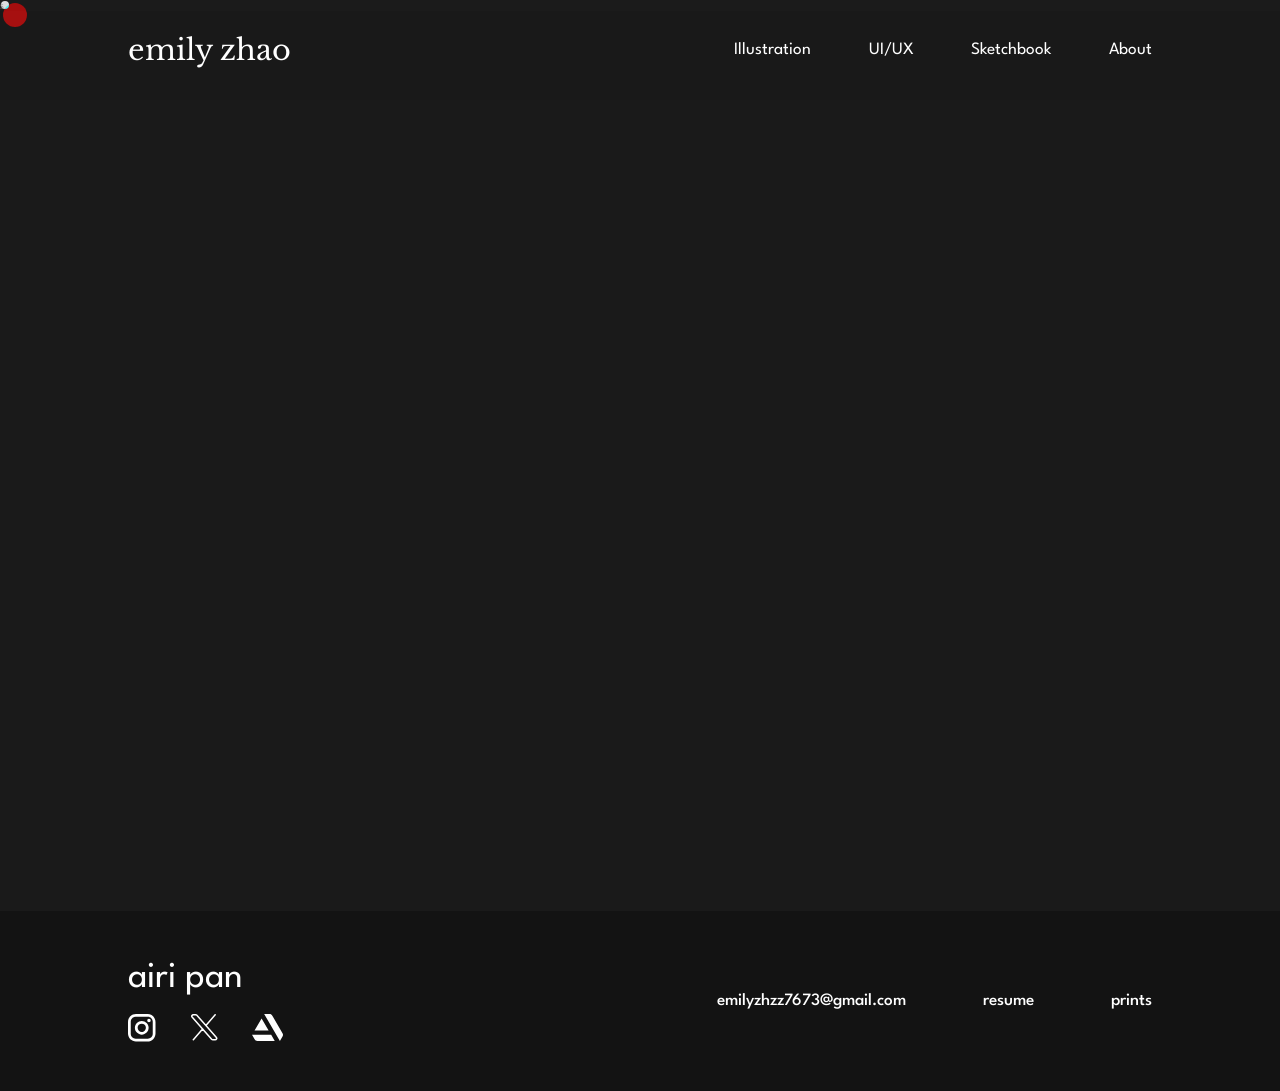
<file: creativedirection_index.html>
<!DOCTYPE html>
<html lang="en">
<head>
<meta charset="UTF-8">
<meta name="viewport" content="width=device-width, initial-scale=1.0">
    <meta property="og:type" content="website">
    <meta property="og:title" content="Emily Zhao — Portfolio">
    <meta property="og:description" content="Illustrator, UI/UX Designer, and Concept Artist">
    <meta property="og:image" content="illust-svg/beyo-1.png">
<title>Illustration Portfolio</title>
<link href="https://fonts.googleapis.com/css2?family=League+Spartan:wght@200;400;600&family=Libre+Baskerville:wght@100;400&display=swap" rel="stylesheet">
<link rel="stylesheet" href="styles.css">
</head>
<body>

 <head>
        <link href="https://fonts.googleapis.com/css?family=Inter&display=swap" rel="stylesheet" />
        <link rel="preconnect" href="https://fonts.googleapis.com">
        <link rel="preconnect" href="https://fonts.gstatic.com" crossorigin>
        <link href="https://fonts.googleapis.com/css2?family=Libre+Baskerville:ital,wght@0,400..700;1,400..700&display=swap" rel="stylesheet">
        <link href="https://fonts.googleapis.com/css?family=League+Spartan&display=swap" rel="stylesheet" />
        <link href="https://fonts.googleapis.com/css2?family=Caveat:wght@400..700&display=swap" rel="stylesheet">
        <link href="styles.css" rel="stylesheet" />

        
    <title>Airi Pan</title>

   
    <link rel="stylesheet" href="home_styles.css">


    <link rel="icon" href="svgs/favicon.svg" type="image/svg+xml">
    <script src="https://cdnjs.cloudflare.com/ajax/libs/gsap/3.12.5/gsap.min.js"></script>
    </head>

    <body>

    <div class="cursor">
        <div class="cursor__ball cursor__ball--big">
            <svg height="30" width="30"><circle cx="15" cy="15" r="12" stroke-width="0"></circle></svg>
        </div>
        <div class="cursor__ball cursor__ball--small">
            <svg height="10" width="10"><circle cx="5" cy="5" r="4" stroke-width="0"></circle></svg>
        </div>
    </div>


        <header class="header">

            <a href="index.html" class="logo">
                emily zhao
            </a>

            <i class="bx bx-menu" id="menu-icon"></i>

            <nav>
                
                <ul class="navbar">
                    
                    <!-- <li>
                    <a>Concept</a>
                    <ul class="dropdown-menu">
                        <li><a href="">For Demacia (2026)</a></li>
                        <li><a href="baiyu_index.html">BaiYuPan</a></li>
                        <li><a href="">Hoppers (2026)</a></li>
                        <li><a href="">Manor Grey</a></li>
                        <li><a href="">Ambrosia</a></li>
                        <li><a href="">Monkey King (2023)</a></li>
                        <li><a href="">Back4Blood (2021)</a></li>
                        <li><a href="">Alola Theme Park</a></li>
                    </ul>
                    </li> -->
                    <li><a href="illustration_index.html">Illustration</a></li>
                    <li>
                    <a href="index.html#uiux">UI/UX</a>
                    <ul class="dropdown-menu">
                        <li><a href="apex_uiux.html">APEX UI Redesign</a>
                        </li>
                        <li><a href="steam_uiux.html">Steam Mobile Redesign</a></li>
                    </ul>
                    </li>
                    <li><a href="sketchbook_index.html">Sketchbook</a>
                    </li>
                    <li><a href="aboutme_index.html">About</a>
                    </li>

                </ul>
            </nav>

        </header>s
        <section>
            
        </section>

<div class="footer">
                <div class="footer-left">
                    
                    <a href="index.html" class="text">
                        airi pan
                    </a>
                    <div class="icon_links">
                        <div class="insta">
                            <a href="https://www.instagram.com/cheese_nuz/">
                                <img src = "svgs/instagram.svg" alt="instagram logo"/>
                            </a>
                        </div>
                        <div class="twitter">
                            <a href="#">
                                <img src = "svgs/twitter.svg" alt="twitter logo"/>
                            </a>
                        </div>
                        <div class="artstation">
                            <a href="https://www.artstation.com/issni">
                                <img src = "svgs/artstation.svg" alt="artstation logo"/>
                            </a>
                        </div>
                    </div>
                </div>   
                    
            <nav class="contact">
                <a href="mailto:emilyzhzz7673@gmail.com">emilyzhzz7673@gmail.com</a>
                <a href="svgs/Resume.pdf" target="_blank">resume</a>
                <a href="#prints">prints</a>
            </nav>
        

        </div>
        <script src="home_script.js"></script>
    </body>
</html>
</file>
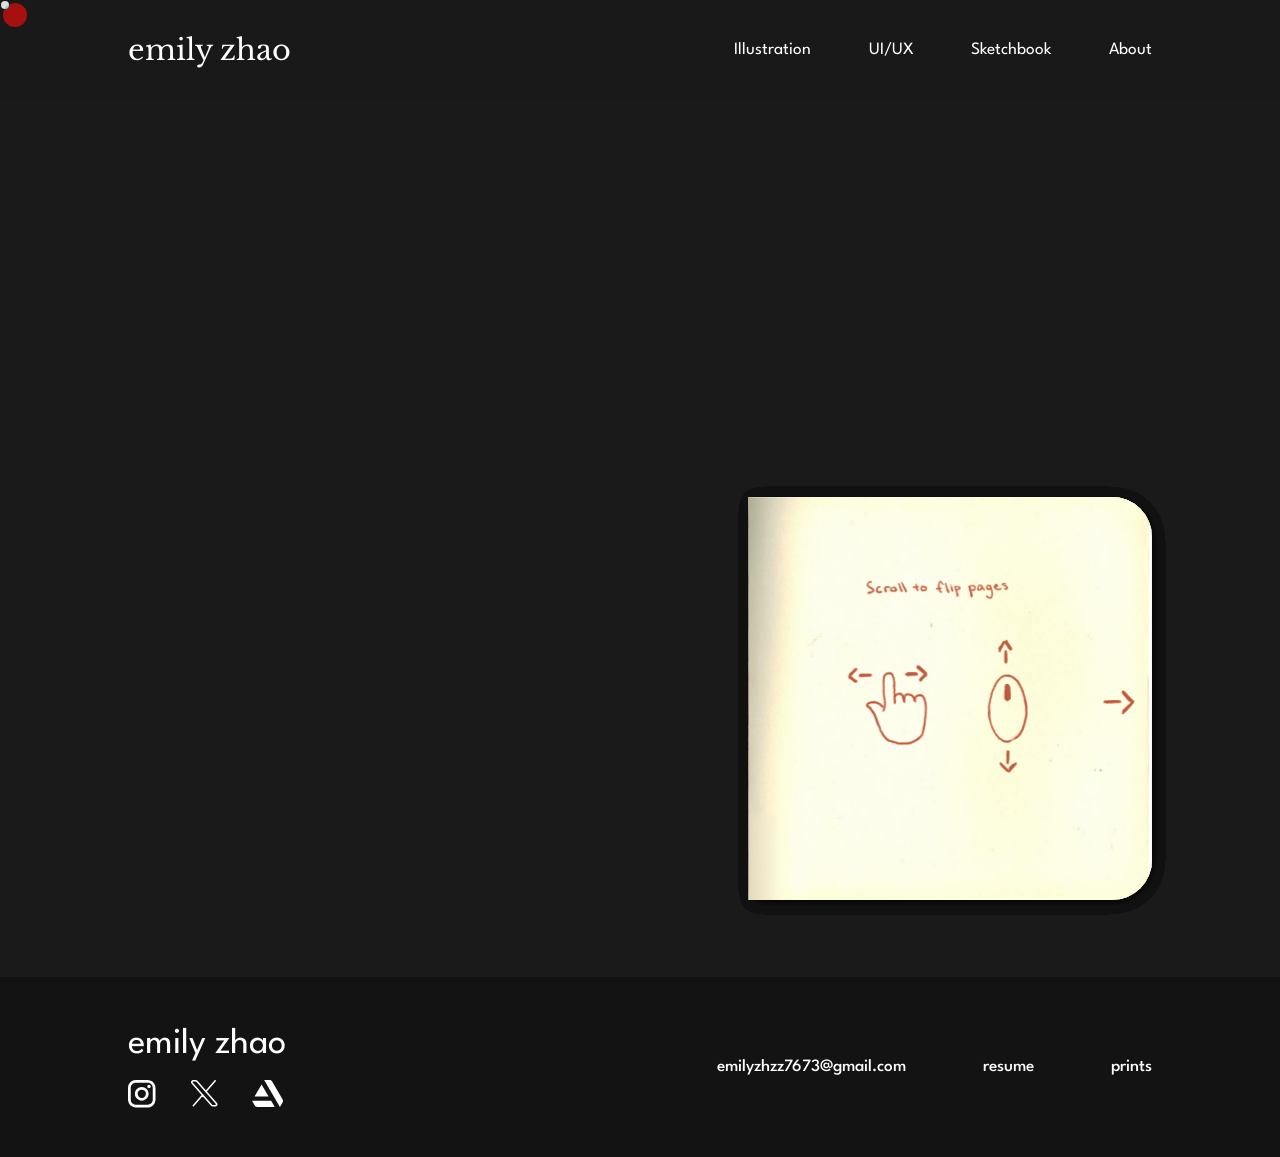
<file: sketchbook_index.html>
<!DOCTYPE html>

<html lang="en">
<head>
  
    <meta charset="UTF-8">
    <meta name="viewport" content="width=device-width, initial-scale=1.0">
    <meta property="og:type" content="website">
    <meta property="og:title" content="Emily Zhao — Portfolio">
    <meta property="og:description" content="Illustrator, UI/UX Designer, and Concept Artist">
    <meta property="og:image" content="illust-svg/beyo-1.png">
    <meta name="description" content="">

<html>
    <head>
        <link href="https://fonts.googleapis.com/css?family=Inter&display=swap" rel="stylesheet" />
        <link rel="preconnect" href="https://fonts.googleapis.com">
        <link rel="preconnect" href="https://fonts.gstatic.com" crossorigin>
        <link href="https://fonts.googleapis.com/css2?family=Libre+Baskerville:ital,wght@0,400..700;1,400..700&display=swap" rel="stylesheet">
        <link href="https://fonts.googleapis.com/css?family=League+Spartan&display=swap" rel="stylesheet" />
        <link href="https://fonts.googleapis.com/css2?family=Caveat:wght@400..700&display=swap" rel="stylesheet">
        <link href="styles.css" rel="stylesheet" />

        
    <title>Sketchbook — Emily Zhao</title>

   
    <link rel="stylesheet" href="sketchbook_styles.css">

    
    <link rel="icon" href="svgs/favicon.svg" type="image/svg+xml">
    <script src="https://cdnjs.cloudflare.com/ajax/libs/gsap/3.12.5/gsap.min.js"></script>
    </head>

    <body>

    <div class="cursor">
        <div class="cursor__ball cursor__ball--big">
            <svg height="30" width="30"><circle cx="15" cy="15" r="12" stroke-width="0"></circle></svg>
        </div>
        <div class="cursor__ball cursor__ball--small">
            <svg height="10" width="10"><circle cx="5" cy="5" r="4" stroke-width="0"></circle></svg>
        </div>
    </div>


        <header class="header">

            <a href="index.html" class="logo">
                emily zhao
            </a>

            <i class="bx bx-menu" id="menu-icon"></i>

            <nav>
                
                <ul class="navbar">
                    
                    <!-- <li>
                    <a>Concept</a>
                    <ul class="dropdown-menu">
                        <li><a href="">For Demacia (2026)</a></li>
                        <li><a href="baiyu_index.html">BaiYuPan</a></li>
                        <li><a href="">Hoppers (2026)</a></li>
                        <li><a href="">Manor Grey</a></li>
                        <li><a href="">Ambrosia</a></li>
                        <li><a href="">Monkey King (2023)</a></li>
                        <li><a href="">Back4Blood (2021)</a></li>
                        <li><a href="">Alola Theme Park</a></li>
                    </ul>
                    </li> -->
                    <li><a href="illustration_index.html">Illustration</a></li>
                    <li>
                    <a href="index.html#uiux">UI/UX</a>
                    <ul class="dropdown-menu">
                        <li><a href="apex_uiux.html">APEX UI Redesign</a>
                        </li>
                        <li><a href="steam_uiux.html">Steam Mobile Redesign</a></li>
                    </ul>
                    </li>
                    <li><a href="sketchbook_index.html">Sketchbook</a>
                    </li>
                    <li><a href="aboutme_index.html">About</a>
                    </li>

                </ul>
            </nav>

        </header>
<section class="notebook">
            <div class="book-wrapper">

                <img src="svgs/sketchbook_square.svg" class="base_img"/> 
                
                <div class="book-section">
                    <div class="container">
                        
                        
                        <div class="right">
                            <figure class="back" style="background-image: url('sketchbook/1\ left.svg');"></figure>
                            <figure class="front" style="background-image: url('sketchbook/info\ page\ .svg');">
                                
                            </figure>
                        </div>
                        
                        
                        <div class="right">
                            <figure class="back" style="background-image: url('sketchbook/2\ left.svg');"></figure>
                            <figure class="front" style="background-image: url('sketchbook/1\ right.svg');">
                                <!-- <img src="sketchbook/p1front.svg" class="page-image"/> /* put filter on this calsss*/ -->

                                <a href="demacia.html"
                                    class="page-link"
                                    style="top: 2%; left: 1%; right: 1%; width: 98%; height: 97%;">
                                </a>
                            </figure>
                            <p></p>
                    
                        </div>
                    
                    
                        <div class="right">
                            <figure class="back" style="background-image: url('sketchbook/3\ left.svg');"></figure>
                            <figure class="front" style="background-image: url('sketchbook/2\ right.svg');">
                                <!-- <img src="sketchbook/p2front.svg" class="page-image"/> /* put filter on this calsss*/ -->

                                <a href="baiyu_index.html"
                                    class="page-link"
                                    style="top: 2%; left: 1%; right: 1%; width: 98%; height: 97%;">
                                </a>
                            </figure>
                        </div>
                        
                        
                        <div class="right">
                            <figure class="back" style="background-image: url('sketchbook/4\ left.svg');"></figure>
                            <figure class="front" style="background-image: url('sketchbook/3\ right.svg');">
                                <!-- <img src="svgs/p3b.sv" class="page-image"/> /* put filter on this calsss*/ -->

                                <a href="hoopers.html"
                                    class="page-link"
                                    style="top: 2%; left: 1%; right: 1%; width: 98%; height: 97%;">
                                </a>
                            </figure>
                        </div>
                        <div class="right">
                            <figure class="back" style="background-image: url('sketchbook/5\ left.svg');"></figure>
                            <figure class="front" style="background-image: url('sketchbook/4\ right.svg');">
                                <!-- <img src="svgs/p3b.sv" class="page-image"/> /* put filter on this calsss*/ -->

                                <a href="hoopers.html"
                                    class="page-link"
                                    style="top: 2%; left: 1%; right: 1%; width: 98%; height: 97%;">
                                </a>
                            </figure>
                        </div>
                        <div class="right">
                            <figure class="back" style="background-image: url('sketchbook/6\ left.svg');"></figure>
                            <figure class="front" style="background-image: url('sketchbook/5\ right.svg');">
                                <!-- <img src="svgs/p3b.sv" class="page-image"/> /* put filter on this calsss*/ -->

                                <a href="hoopers.html"
                                    class="page-link"
                                    style="top: 2%; left: 1%; right: 1%; width: 98%; height: 97%;">
                                </a>
                            </figure>
                        </div>
                           <div class="right">
                            <figure class="back" style="background-image: url('sketchbook/7\ left.svg');"></figure>
                            <figure class="front" style="background-image: url('sketchbook/6\ right.svg');">
                                <!-- <img src="svgs/p3b.sv" class="page-image"/> /* put filter on this calsss*/ -->

                                <a href="hoopers.html"
                                    class="page-link"
                                    style="top: 2%; left: 1%; right: 1%; width: 98%; height: 97%;">
                                </a>
                            </figure>
                        </div>
                           <div class="right">
                            <figure class="back" style="background-image: url('sketchbook/8\ left.svg');"></figure>
                            <figure class="front" style="background-image: url('sketchbook/7\ right.svg');">
                                <!-- <img src="svgs/p3b.sv" class="page-image"/> /* put filter on this calsss*/ -->

                                <a href="hoopers.html"
                                    class="page-link"
                                    style="top: 2%; left: 1%; right: 1%; width: 98%; height: 97%;">
                                </a>
                            </figure>
                        </div>
                        <div class="right">
                            <figure class="back" style="background-image: url('');"></figure>
                            <figure class="front" style="background-image: url('sketchbook/8\ right.svg');">
                                <!-- <img src="svgs/p3b.sv" class="page-image"/> /* put filter on this calsss*/ -->

                                <a href="hoopers.html"
                                    class="page-link"
                                    style="top: 2%; left: 1%; right: 1%; width: 98%; height: 97%;">
                                </a>
                            </figure>
                        </div>
                 
                    </div>
                </div>
            </div>
        </section>
          <div class="footer">
                <div class="footer-left">
                    
                    <a href="index.html" class="text">
                        emily zhao
                    </a>
                    <div class="icon_links">
                        <div class="insta">
                            <a href="https://www.instagram.com/cheese_nuz/">
                                <img src = "svgs/instagram.svg" alt="instagram logo"/>
                            </a>
                        </div>
                        <div class="twitter">
                            <a href="#">
                                <img src = "svgs/twitter.svg" alt="twitter logo"/>
                            </a>
                        </div>
                        <div class="artstation">
                            <a href="https://www.artstation.com/issni">
                                <img src = "svgs/artstation.svg" alt="artstation logo"/>
                            </a>
                        </div>
                    </div>
                </div>   
                    
            <nav class="contact">
                <a href="mailto:emilyzhzz7673@gmail.com">emilyzhzz7673@gmail.com</a>
                <a href="svgs/Resume.pdf" target="_blank">resume</a>
                <a href="#prints">prints</a>
            </nav>
        
        <script src="sketchbook_script.js"></script>
    </body>
</file>
<file: styles.css>
* {
  margin: 0;
  padding: 0;
  box-sizing: border-box;
  text-decoration: none;
  scroll-behavior: smooth;
}

body {
  color: #FFFFFF;
  background-color: #aa0a0a;
}

section {
  background-color: #1A1A1A;
  position: relative;
  z-index: 5;
}

html {
  font-size: 60%;
  overflow-x: hidden;
}

.header {
  display: flex;
  position: fixed;
  width: 100%;
  top: 0;
  left: 0;
  padding: 4rem 10%;
  /*background-color: #070707d5;*/
  justify-content: space-between;
  align-items: center;
  z-index: 1000;
  font-family: League Spartan;
  font-weight: Regular;
}

#menu-icon {
  font-size: 3rem;
  color: tomato;
  display: none;
}
.logo{
  font-size: 3rem;
  color: white;
  font-family: libre baskerville;
  transition: 0.3s ease-in-out;
}
.logo:hover {
  transform: scale(1.1);
}
.navbar a{
  font-size: 2rem;
  color: white;
  margin-left: 6rem;
}

section {
  min-height: 100vh;
  padding: 4rem 10%;
}

.home {
  display: flex;
  position: relative;
  gap: 15rem;
  background-image: url(svgs/home_bg.svg);
  background-attachment: fixed;
  background-repeat: no-repeat;
  background-size: cover;
  z-index: 0;
}

.home-content {

  display: flex;
  flex-direction: column;
  justify-content: flex-start;
  text-align: left;
  padding-top: 37%;
  z-index: -1;
}

.home_bg {
  position: absolute;
  top: 0;
  left: 0;
  width: 100%;
  height: 100%;
  object-fit: cover;
  object-position: 40% center;
  z-index: -1;
}
h1 {
  font-size: 11rem;
  font-family: League Spartan;
  font-weight: 200;
  letter-spacing: .3rem;
}
h2{
  font-size: 7rem;
  font-family: libre baskerville;
  font-weight: 100;
  margin-top: 4rem;
  letter-spacing: .3rem;
}
.hello {
    position: relative;
    display: inline-block;
    z-index: 1;
}

.hello::before {
    content: "";
    position: absolute;
    
    /* size of rectangle */
    width: 130%;
    height: 70%;
    
    /* position offset (tweak these) */
    top: 30px;     /* moves it down */
    left: -20px;   /* moves it left */
    
    /* style */
    background-color: #BF2929; /* pick your color */
    z-index: -1;  /* puts it behind text */
}
.artist_statement {
  display: flex;
  justify-content: flex-start;
  align-items: flex-end;
  
}

.intro {
  position: fixed;
  padding-bottom: 10%;
  left: 15vw;   /* responsive to screen width */
  z-index: 0;
}
.statement_text {
  position: absolute;
  text-align: center;
  bottom: 0;
  left: 0;
  width: 100%;
  background-color: black;
  padding: 4rem 10%;
  font-size: 1.5rem;
  line-height: 1.6;
  z-index: 2;
  font-family: libre baskerville;

}
.demacia_cover {
  position: absolute;
  top: 0;
  left: 0;
  width: 100%;
  height: 100%;
  object-fit: cover;     /* fills while preserving ratio */
  border-radius: 10px;
  z-index: -1;   /* match page corners */
}
.right a {
  position: absolute;
  color: white !important;
  font-family: libre baskerville;
  font-size: 2rem;
  z-index: 2;
}
.break {
    position: relative;   /* makes section a reference for absolute positioning */
    height: auto;
}

.breaker_img {
    position: absolute;
    top: 0;
    left: 0;
    width: 100vw;         /* full viewport width */
    height: auto;         
    margin: 0;
    padding: 0;
}
.signup_container{
  display: flex;
  justify-content: center;
  align-items: center;
  min-height: 100vh;
  margin: 0;
}
.newsletter {
  display: flex;
  flex-direction: column;
  align-items: center;
  background-color: #FFFFFF;
  padding: 80px 0px;
  max-width: 1400px;
  width: 100%;
  
}
.ppp{
display: block;
 max-width: 100%;
 height: auto;
}
.newsletter h2{
  text-align: center;
  margin-bottom: 20px;
  font-family: League Spartan;
  color: #1A1A1A;
}
.newsletter h3 {
  text-align: center;
  margin-bottom: 20px;
  font-family: libre baskerville;
  color: #aa0a0a;
  font-style: italic;
  font-size: 1.4rem;
  font-weight: 200;
}

.footer {
  display: flex;
  justify-content: space-between;
  align-items: center;
  width: 100%;
  height: 200px;
  background: rgba(19,19,19,1);
  bottom: 0;
  left: 0;
  padding: 4rem 10%;
}

.left { /*im centeting this wrong colby...*/
  display: flex;
  flex-direction: column;
  align-self: center;
  margin-top: 2rem;
  gap: 2rem;
}

.text {
  color: rgb(255, 255, 255);
  font-family: League Spartan;
  font-weight: Regular;
  font-size: 5rem;
  opacity: 1;
}

.icon_links {
  display: flex;
  justify-content: space-between;
  width: 155px;
  height: 27px;
}

.contact a{  
font-size: 1.8rem;
color: white;
margin-left: 4rem;
font-weight: 500;
font-family: League Spartan;
}

@media (min-width: 2560px) /* 650 900 1250 */{
  html {
    font-size: 80%; 
  }

  .home-content {
    margin-left: 5%; 
  }
  /* minw 1000px*/
}

body {
    margin: 0;
    background-color: #202020;
}

* {
    box-sizing: border-box;
}

.book-section {
    height: 100vh;
    width: 100%;
    padding: 40px 0;
    text-align: center;
    background-color: #1A1A1A;
}

.book-section > .container {
    height: 55vw;
    width: 80vw; /* 80% of screen witdh */
    position: relative;
    left: 50%;
    transform: translateX(-50%);
    border-radius: 2%;
    margin-bottom: 30px;
    perspective: 1200px; 
    margin-top: 50vh;
}

.container > .right {
    position: absolute;
    height: 100%;
    width: 100%; 
    transition: 0.7s ease-in-out, z-index .01s;
    transform-style: preserve-3d;
    transform-origin: top; 
}

.right > figure.front,
.right > figure.back {
    background-color: #FFFFFF;
    position: absolute;
    width: 100%;
    height: 100%;
    backface-visibility: hidden;
    background-size: cover;
    background-position: center;
    border-radius: 10px;
    box-shadow: 0 2px 15px rgba(0,0,0,0.2);
}

.right > figure.front {
    z-index: 2;
    box-shadow: 0 10px 20px rgba(0,0,0,0.2);
}

.right > figure.back {
    transform: rotateX(-180deg); 
    box-shadow: 0 -10px 20px rgba(0,0,0,0.2);
}

.flip {
    transform: rotateX(180deg); 
}

.flip::before {
    content: "";
    position: absolute;
    top: 0;
    left: 0;
    width: 100%;
    height: 100%;
    z-index: 10;
    background: linear-gradient(to bottom, rgba(0,0,0,0.1), rgba(0,0,0,0));
}

.book-section > button {
    border: 2px solid #ef9f00;
    background-color: transparent;
    color: #ef9f00;
    padding: 10px 20px;
    border-radius: 5px;
    cursor: pointer;
    margin: 10px;
    transition: 0.3s ease-in-out;
}

.book-section > button:focus,
.book-section > button:active {
    outline: none;
}

.book-section > button:hover {
    background-color: #ef9f00;
    color: #fff;
}


.front#cover, .back#back-cover {
    font-family: calibri;
    text-align: left;
    padding: 0 30px;
}

.front#cover h1 {
    color: #725353;
}

.front#cover p {
    color: rgba(0,0,0,0.8);
    font-size: 14px;
}

.right > figure.front h1,
.right > figure.front p {
    color: black; 
    position: absolute;
    left: 20px;
    bottom: 20px;
    font-family: 'Libre Baskerville', serif;
}

.right > figure.front h1 {
    font-size: 2rem;
}

.right > figure.front p {
    font-size: 1.2rem;
    margin-top: 0.5rem;
}

/* reminder move the artist statement up  once past the book scroll*/
</file>
<file: home_styles.css>
* {
  margin: 0;
  padding: 0;
  box-sizing: border-box;
  text-decoration: none;
  scroll-behavior: smooth;
}

body {
  color: #FFFFFF;
  background-color: #aa0a0a;
}

section {
  background-color: #1A1A1A;
  position: relative;
}

html {
  font-size: 60%;
  overflow-x: hidden;
}

.header {
  display: flex;
  position: fixed;
  height: 100px;
  width: 100%;
  top: 0;
  left: 0;
  padding: 3.5rem 10%;
  /*background-color: #070707d5;*/
  justify-content: space-between;
  align-items: center;
  z-index: 1000;
  font-family: League Spartan;
  font-weight: Regular;
  background-color: #1a1a1aab;
}

#menu-icon {
  font-size: 3rem;
  color: tomato;
  display: none;
}
.logo{
  font-size: 3rem;
  color: rgb(255, 255, 255);
  font-family: libre baskerville;
  /* font-family: caveat; */
  transition: 0.3s ease-in-out;
}
.logo:hover{
  transform: scale(1.1);
}
.navbar {
  list-style: none;
  display: flex;
  padding: 0;
  gap: 6rem;
  justify-content: center;
}
nav {
height: 100%;
display: flex;
}
.navbar > li > a {
  display: flex;
  align-items: center;     /* vertical centering */
  justify-content: center; /* horizontal centering */
  color: white;
  font-size: 1.8rem;
  margin-left: 0;
  height: 100%;
  text-align: center;
}
.dropdown-menu li a {
  position: relative;
  overflow: hidden;
  z-index: 1;
  color: white;
  font-size: 1.8rem;
  margin-left: 0;
  height: 100%;
  display: block;
  width: 100%;
  text-align: right;
  font-size: 1.5rem;
}
.dropdown-menu li a::before {
  content: "";
  position: absolute;
  top: 0;
  right: 0;              
  width: 0%;             
  height: 100%;
  background: #a82a2ad3;
  z-index: -1;

  transition: width 0.3s ease;
}
.dropdown-menu li a:hover::before {
  width: 100%;           

}
.navbar li{
  position: relative;
  height: 100%;

}
.dropdown-menu li {
  padding: 0.5rem 1rem;
}

.dropdown-menu { /*verticaly center nav and dropdown */
  
  position: absolute;
  top: 100%;          /* directly under the li */
  right: -1rem;
  background: #2b2b2bd3;
  list-style: none;
  padding: 0;
  min-width: 220px;

  opacity: 0;
  left: auto;
  transform: translateY(-10px);
  transition: opacity 0.25s ease-out, transform 0.25s ease-out;
  pointer-events: none;
  


  transition: opacity 0.3s ease, transform 0.3s ease;
}
.navbar li:hover .dropdown-menu {
  opacity: 1;
  transform: translateY(0);
  pointer-events: auto;
}

.dropdown-menu li a{
  width: 100%;
  text-align: right;
  font-size: 1.5rem;
}

section {
  min-height: 100vh;
  padding: 4rem 10%;
}

.home {
  display: flex;
  position: relative;
  /* gap: 15rem; */
  background-image: url(svgs/magical_finished_bg.svg);
  background-attachment: fixed;
  background-repeat: no-repeat;
  background-size: 135%; 
  background-position: 30% center;
  z-index: 0;
}
s
.home-content {
  display: flex;
  flex-direction: column;
  justify-content: flex-start;
  text-align: left;
  padding-top: 37%;
  z-index: -1;
}

.home_bg {
  position: absolute;
  top: 0;
  left: 0;
  width: 100%;
  height: 100%;
  object-fit: cover;
  object-position: 40% center;
  z-index: -1;
}

h1 {
  font-size: 10rem;
  font-family: League Spartan;
  font-weight: 200;
  letter-spacing: .3rem;
}

h2{
  font-size: 5.5rem;
  font-family: libre baskerville;
  font-weight: 100;
  margin-top: 4rem;
  letter-spacing: .3rem;
}

.hello {
    position: relative;
    display: inline-block;
    z-index: 1;
}

.hello::before {
    content: "";
    position: absolute;
    width: 130%;
    height: 70%;
    top: 30px;
    left: -20px;
    background-color: #BF2929;
    z-index: -1;

    transform: scaleX(0);
    transform-origin: left center;
    animation: sweepIn 0.9s cubic-bezier(0.2, 0.9, 0.2, 1) forwards;
}

@keyframes sweepIn {
    from {
        transform: scaleX(0);
    }
    to {
        transform: scaleX(1);
    }
}

.artist_statement {
  display: flex;
  justify-content: flex-start;
  align-items: flex-end;
}

.intro {
  position: fixed;
  padding-bottom: 10%;
  left: 15vw;   
  z-index: 0;
}

.statement_text {
  position: absolute;
  text-align: center;
  bottom: 0;
  left: 0;
  width: 100%;
  background-color: black;
  padding: 4rem 10%;
  font-size: 1.5rem;
  line-height: 1.6;
  z-index: 2;
  font-family: libre baskerville;
}

.demacia_cover {
  position: absolute;
  top: 0;
  left: 0;
  width: 100%;
  height: 100%;
  object-fit: cover;    
  border-radius: 10px;
  z-index: -1;  
}

.right a {
  position: absolute;
  color: white !important;
  font-family: libre baskerville;
  font-size: 2rem;
}

.break {
    position: relative;   
    height: auto;
    padding: 0;
    min-height: unset;
}

.breaker_img {
    position: relative;
    display: block;
    width: 100vw;         
    height: auto;         
}

.signup_container{
  display: flex;
  justify-content: center;
  align-items: center;
   /* padding: 20rem 10% 10rem 10%;  */
  margin: 0;
}

.newsletter {
  display: flex;  
  flex-direction: column;
  align-items: center;
  /* background-color: #242424; */
  padding: 5% 7%;
  /* max-width: 1400px; */
  /* width: 100%; */
}

.signup_container form {
  display: flex;
  flex-direction: row;
  gap: 1rem;
  width: 100%;
  max-width: 850px;
}

.ppp{
 display: block;
 width: 40%; 
 max-width: 500px;
 height: auto;
 padding-bottom: 0rem;         
}

.newsletter h2{
  text-align: center;
  font-size: 3.5rem;
  letter-spacing: -10;
  font-weight: 600;
  margin-bottom: 2rem;
  font-family: League Spartan;
  color: #f7f4f4;
}

.newsletter h3 {
  text-align: center;
  margin-bottom: 4rem;
  font-family: libre baskerville;
  color: #e8b8b8;
  font-style: italic;
  font-size: 1.6rem;
  font-weight: 200;
}

.signup_container form {
  display: flex;
  flex-direction: row;
  gap: 1rem;
  width: 100%;
  max-width: 800px;
}

.input-icon {
  flex: 1;
  display: flex;
  align-items: center;
  position: relative;
}

.input-icon input {
  width: 100%;
  padding: 2.2rem;
  font-size: 1.5rem;
  border: 1px solid #A19494;
}

.signup_container button {
  position: relative;
  overflow: hidden;
  z-index: 1;
  padding: 1.5rem 3rem;
  font-size: 1.3rem;
  border: 1px solid #BF2929;
  background-color: white;
  color: #BF2929;
  cursor: pointer;
  font-family: Libre Baskerville;
  transition: color 0.3s ease;
}

.signup_container button::before {
  content: "";
  position: absolute;
  top: 0;
  right: 0;
  width: 0%;
  height: 100%;
  background: #BF2929;
  z-index: -1;
  transition: width 0.2s ease;
}

.signup_container button:hover::before {
  width: 100%;
}

.signup_container button:hover {
  color: white;
  border-color: #BF2929;
}

.footer {
  display: flex;
  justify-content: space-between;
  align-items: center;
  width: 100%;
  height: 180px;
  background: rgba(19,19,19,1);
  bottom: 0;
  left: 0;
  padding: 5rem 10%;
  margin-top: auto;
}

.footer-left {
  display: flex;
  flex-direction: column;
  align-self: center;
  /* margin-top: 2rem; */
  gap: 2rem;
}

.text {
  color: rgb(255, 255, 255);
  font-family: League Spartan;
  font-weight: Regular;
  font-size: 3.8rem;
  opacity: 1;
  z-index: 10;
}

.icon_links {
  display: flex;
  justify-content: space-between;
  width: 155px;
  height: 27px;
}
.contact {
  display: flex;
  align-items: center;
  gap: 4rem;
}
.contact a{  
font-size: 1.8rem;
color: white;
margin-left: 4rem;
font-weight: 500;
font-family: League Spartan;
}
.artstation {
  z-index: 10;
}
.page-link {
    position: absolute;
    display: block;
    z-index: 1000; /* above page image */
    cursor: pointer;
    /* background: rgba(255, 0, 0, 0.3);
    outline: 2px solid red;  */
}

/* ─────────────────────────────────────────────
   HOMEPAGE SECTIONS  (Illustration / UI-UX / Sketchbook)
   ───────────────────────────────────────────── */

/* Shared section heading */
.section-heading {
  display: flex;
  align-items: flex-end;
  justify-content: space-between;
  margin-bottom: 5rem;
  flex-wrap: wrap;
  gap: 2rem;
}

.section-tag {
  font-family: League Spartan;
  font-size: 1.2rem;
  letter-spacing: 0.35rem;
  text-transform: uppercase;
  color: #BF2929;
  display: block;
  margin-bottom: 1.2rem;
}

.section-title {
  font-size: 6rem;
  font-family: Libre Baskerville;
  font-weight: 400;
  letter-spacing: 0.1rem;
  color: white;
  margin: 0;
}

/* ── Illustration ── */
.section-illustration {
  background-color: #1A1A1A;
  padding: 8rem 10%;
}

.view-all-link {
  font-family: League Spartan;
  font-size: 1.8rem;
  color: white;
  border-bottom: 1px solid rgba(255,255,255,0.3);
  padding-bottom: 0.3rem;
  align-self: flex-end;
  margin-bottom: 0.8rem;
  transition: color 0.3s, border-color 0.3s;
}
.view-all-link:hover { color: #BF2929; border-color: #BF2929; }

/* 3-col editorial grid: hero spans 2 cols, four cards are identical */
.illust-grid {
  display: grid;
  grid-template-columns: repeat(3, 1fr);
  grid-template-rows: repeat(2, 33rem);
  gap: 1.2rem;
}

@media (min-width: 1920px) and (min-height: 1200px) {
  .section-illustration {
    min-height: 80vh;
  }
}

.illust-card {
  display: block;
  position: relative;
  overflow: hidden;
}

.illust-card img {
  width: 100%;
  height: 100%;
  object-fit: cover;
  filter: brightness(0.85);
  transition: transform 0.5s ease, filter 0.35s ease;
}

.illust-card:hover img {
  transform: scale(1.04);
  filter: brightness(1);
}

/* Hero occupies 2 of 3 columns in row 1 */
.illust-hero {
  grid-column: 1 / 3;
}

/* Shared overlay */
.illust-overlay {
  position: absolute;
  inset: 0;
  background: rgba(0,0,0,0.32);
  opacity: 0;
  transition: opacity 0.3s ease;
  display: flex;
  align-items: center;
  justify-content: center;
}

.illust-card:hover .illust-overlay { opacity: 1; }

.illust-overlay span {
  color: white;
  font-family: Libre Baskerville;
  font-size: 2.2rem;
  font-style: italic;
  letter-spacing: 0.2rem;
}

/* ── UI / UX ── */
.section-uiux {
  background-color: #111111;
  padding: 8rem 0 0;
  min-height: unset;
}

.section-uiux .section-heading {
  padding: 0 10% 5rem;
}

/* ─── Panel container ─── */
.uiux-panels {
  display: flex;
  width: 100%;
  height: 68vh;
  min-height: 480px;
}

/* ─── Individual panel ─── */
.uiux-panel {
  flex: 1;
  position: relative;
  overflow: hidden;
  cursor: pointer;
  border-right: 1px solid rgba(255,255,255,0.06);
}
.uiux-panel:last-child { border-right: none; }

/* ─── Background images ─── */
.uiux-panel-bg {
  position: absolute;
  inset: 0;
}

/* Both img tags and placeholder divs share this */
.uiux-img-base,
.uiux-img-hover {
  position: absolute;
  inset: 0;
  width: 100%;
  height: 100%;
  object-fit: cover;
}

/* Placeholder colours until real images are swapped in */
.uiux-img-base  { background: #1e1e1e; opacity: 1; transition: opacity 0.5s ease; }
.uiux-img-hover { background: #2a2a2a; opacity: 0; transition: opacity 0.5s ease; }

.uiux-panel:nth-child(2) .uiux-img-base,
.uiux-panel:nth-child(2) .uiux-img-hover {
  object-position: center top;
}
.uiux-panel:hover .uiux-img-hover { opacity: 1; }

/* For real <img> tags: also apply object-fit + transitions */
.uiux-panel-bg img {
  position: absolute;
  inset: 0;
  width: 100%;
  height: 100%;
  object-fit: cover;
  transition: opacity 0.5s ease;
}

/* Gradient so bottom label always reads on any image */
.uiux-panel::before {
  content: "";
  position: absolute;
  inset: 0;
  background: linear-gradient(
    to top,
    rgba(0,0,0,0.72) 0%,
    rgba(0,0,0,0.1)  45%,
    rgba(0,0,0,0)    100%
  );
  z-index: 1;
  pointer-events: none;
  transition: opacity 0.4s ease;
}
.uiux-panel:hover::before { opacity: 0.5; }

/* ─── Default label (bottom, fades out on hover) ─── */
.uiux-panel-label {
  position: absolute;
  bottom: 3.5rem;
  left: 3.5rem;
  z-index: 2;
  display: flex;
  flex-direction: column;
  gap: 0.5rem;
  transition: opacity 0.3s ease;
}
.uiux-panel:hover .uiux-panel-label { opacity: 0; }

.uiux-panel-num {
  font-family: Libre Baskerville;
  font-style: italic;
  font-size: 1.3rem;
  color: rgba(255,255,255,0.4);
}

.uiux-panel-short {
  font-family: League Spartan;
  font-size: 1.8rem;
  font-weight: 300;
  color: white;
  letter-spacing: 0.04rem;
}

/* ─── Info sidebar (slides in from the right on hover) ─── */
.uiux-panel-info {
  position: absolute;
  top: 0;
  right: 0;
  bottom: 0;
  width: 28rem;
  background: rgba(12,12,12,0.93);
  border-left: 1px solid rgba(255,255,255,0.07);
  transform: translateX(100%);
  transition: transform 0.45s cubic-bezier(0.4, 0, 0.2, 1);
  z-index: 3;
  padding: 5rem 4rem;
  display: flex;
  flex-direction: column;
  justify-content: center;
  gap: 2.2rem;
}
.uiux-panel:hover .uiux-panel-info { transform: translateX(0); }

.uiux-info-num {
  font-family: Libre Baskerville;
  font-style: italic;
  font-size: 5rem;
  font-weight: 400;
  line-height: 1;
  color: rgba(255,255,255,0.08);
}

.uiux-info-title {
  font-family: League Spartan;
  font-size: 2.8rem;
  font-weight: 300;
  color: white;
  line-height: 1.1;
  letter-spacing: 0.04rem;
}

.uiux-info-desc {
  font-family: Libre Baskerville;
  font-size: 1.45rem;
  font-style: italic;
  color: rgba(255,255,255,0.48);
  line-height: 1.75;
}

.uiux-info-cta {
  font-family: League Spartan;
  font-size: 1.25rem;
  letter-spacing: 0.2rem;
  text-transform: uppercase;
  color: #BF2929;
  align-self: flex-start;
  padding: 1.2rem 2.4rem;
  margin: -1.2rem -2.4rem;
  transition: letter-spacing 0.3s ease;
}
.uiux-info-cta:hover { letter-spacing: 0.32rem; }

.uiux-info-cta--wip {
  color: rgba(255,255,255,0.2);
  pointer-events: none;
}

/* Upcoming panel: dimmed, non-interactive */
.uiux-panel--upcoming {
  opacity: 0.45;
  pointer-events: none;
}

/* ── Sketchbook ── */
.section-sketchbook {
  background-color: #0e0a06;
  padding: 9rem 10% 8rem;
  display: flex;
  align-items: center;
  justify-content: center;
}

.sketchbook-section-wrap {
  width: 100%;
  display: flex;
  flex-direction: column;
  align-items: center;
  position: relative;
}

.sk-section-text {
  display: flex;
  flex-direction: column;
  gap: 1.2rem;
  text-align: center;
  max-width: 56rem;
  margin-bottom: 2rem;
}

.sk-section-title {
  font-family: 'Libre Baskerville', serif;
  font-size: 3rem;
  font-weight: 400;
  color: #ffffff;
  letter-spacing: 0.05rem;
}

.sk-section-desc {
  font-family: Caveat, cursive;
  font-size: 2rem;
  line-height: 1.7;
  color: rgba(255,255,255,0.45);
}

/* ── 3D book scene ── */
.sk-scene {
  perspective: 1100px;
  margin: 4rem 0 0;
  cursor: pointer;
  position: relative;
  
}

@keyframes sk-float {
  0%, 100% { transform: translateY(0); }
  50%       { transform: translateY(-18px); }
}

.sk-float-wrap {
  animation: sk-float 4s ease-in-out infinite;
}
.sk-float-wrap:hover,
.sk-float-wrap.is-opening {
  animation-play-state: paused;
}

.sk-wrap {
  position: relative;
  width: 420px;
  height: 420px;
  transform-style: preserve-3d;
  transition: transform 0.4s ease;
}
.sk-float-wrap:hover .sk-wrap {
  transform: rotateX(7deg) rotateY(-10deg);
}
.sk-float-wrap.is-opening .sk-wrap {
  transform: none;
  transition: transform 0.3s ease;
}

/* Book body — cream pages, visible once cover opens */
.sk-body {
  position: absolute;
  inset: 0;
  background: #8B1010;
  border-radius: 3px 6px 6px 3px;
  box-shadow:
    0 30px 70px rgba(0,0,0,0.65),
    0 0 0 1px rgba(255,255,255,0.04);
  overflow: hidden;
}

.sk-inner-pages {
  position: absolute;
  top: 7px;
  bottom: 7px;
  left: 24px;
  right: 7px;
  background: #f0e8d0;
  background-image:
    repeating-linear-gradient(
      180deg,
      transparent 0px,
      transparent 26px,
      rgba(0,0,80,0.07) 26px,
      rgba(0,0,80,0.07) 27px
    );
  border-radius: 0 3px 3px 0;
  opacity: 0;
  transition: opacity 0.25s ease 0.55s;
}
.sk-float-wrap.is-opening .sk-inner-pages {
  opacity: 1;
}

/* Front cover — the element that rotates open */
.sk-cover {
  position: absolute;
  inset: 0;
  transform-origin: left center;
  transform-style: preserve-3d;
  transition: transform 0.9s cubic-bezier(0.4, 0, 0.1, 1);
}
.sk-cover.is-opening {
  transform: rotateY(-158deg);
}

/* Cover faces */
.sk-face {
  position: absolute;
  inset: 0;
  backface-visibility: hidden;
  border-radius: 3px 6px 6px 3px;
}

.sk-face-front {
  background: #BF2929;
  box-shadow: 3px 0 14px rgba(0,0,0,0.35);
  display: flex;
  flex-direction: column;
  align-items: center;
  justify-content: center;
  gap: 1.4rem;
}

.sk-face-inside {
  transform: rotateY(180deg);
  background: #f0e8d0;
  border-radius: 6px 3px 3px 6px;
  overflow: hidden;
}

/* Ruled lines inside cover */
.sk-ruled-lines {
  height: 100%;
  margin-left: 28px;
  border-left: 2px solid rgba(191,41,41,0.2);
  background-image:
    repeating-linear-gradient(
      180deg,
      transparent 0px,
      transparent 28px,
      rgba(0,0,100,0.09) 28px,
      rgba(0,0,100,0.09) 29px
    );
}

/* Decorative inset border on the cover */
.sk-cover-border {
  position: absolute;
  inset: 14px;
  border: 1px solid rgba(255,255,255,0.2);
  border-radius: 2px;
  pointer-events: none;
}

.sk-cover-title {
  font-family: Caveat;
  font-size: 4.2rem;
  color: rgba(255,255,255,0.93);
  letter-spacing: 0.08rem;
  position: relative;
  z-index: 1;
}

.sk-cover-author {
  font-family: Libre Baskerville;
  font-size: 1.3rem;
  color: rgba(255,255,255,0.42);
  font-style: italic;
  letter-spacing: 0.18rem;
  position: relative;
  z-index: 1;
}

/* Spine — always visible on top */
.sk-spine {
  position: absolute;
  top: 0; left: 0; bottom: 0;
  width: 22px;
  background: linear-gradient(to right, #5c0c0c, #7a1010, #8B1010);
  border-radius: 3px 0 0 3px;
  z-index: 20;
  box-shadow: inset -2px 0 5px rgba(0,0,0,0.4);
}

/* Curvy arrow "click me" hint */
.sk-click-hint {
  position: absolute;
  top: 0;
  left: calc(100% + 30px);
  display: flex;
  flex-direction: column;
  align-items: center;
  gap: 0.6rem;
  pointer-events: none;
  transition: opacity 0.4s ease;
}
.sk-click-hint.is-gone { opacity: 0; }

.sk-arrow-svg {
  width: 44px;
  height: 70px;
}

.sk-click-text {
  font-family: Caveat;
  font-size: 2.2rem;
  color: rgba(201,169,110,0.78);
  transform: rotate(-6deg);
  display: inline-block;
  white-space: nowrap;
}

/* ── Custom cursor ── */
body { cursor: none; }
*, *::before, *::after { cursor: none !important; }

.cursor { pointer-events: none; }

.cursor__ball {
  position: fixed;
  top: 0;
  left: 0;
  z-index: 10000;
}

.cursor__ball--big { mix-blend-mode: difference; }
.cursor__ball--big circle { fill: #BF2929; }

.cursor__ball--small { mix-blend-mode: difference; }
.cursor__ball--small circle { fill: #f7f8fa; }

/* Example hotspot size — adjust per page */
.page-link.small {
    width: 20%;
    height: 15%;
}

.page-link.medium {
    width: 40%;
    height: 25%;
}

.page-link.large {
    width: 60%;
    height: 40%;
} 

body {
    margin: 0;
    background-color: #202020;
}

.book-section {
    display: flex;
    justify-content: center;
    align-items: center;
    position: relative;
    height: 100vh;
    width: 100%;
    overflow: visible; 
    z-index: 2;
    display: block; 
    transition: height 0.7s ease-in-out;
}

.notebook {
  position: relative;
}

.base_img {
  position: absolute;
  top: 51.2%;
  left: 47.2%;
  transform: translate(-50%, -50%);
  width: 79vw;        
  max-width: 1500px;
  z-index: 1;         
  pointer-events: none;
}

.book-section > .container {
    height: 50vw;
    width: 70vw;
    max-width: 900px;
    max-height: 600px;
    position: relative;
    top: 50%;
    left: 50%;
    transform: translate(-50%, -50%);
    border-radius: 2%;
    margin-top: 66.9rem;
    perspective: 1200px;
}

.book-section .container .right {
    position: absolute;
    top: 0;
    left: 0;
    width: 100%;
    height: 100%;
    transform-style: preserve-3d;
    transform-origin: top;
    transition: transform 0.7s ease-in-out;
    /*isolation: isolate; /*forces page to be its own group* didnt really work*/
}

.right > figure.front {
    background-color: #FFFFFF;
    position: absolute;
    z-index: 5;
    width: 100%;
    height: 100%;
    backface-visibility: hidden;
    background-size: cover;
    background-position: center;
    border-radius: 0px 0px 60px 60px;
    box-shadow: 0 2px 15px rgba(0,0,0,0.2);
}

.right > figure.back {
    background-color: #FFFFFF;
    position: absolute;
    width: 100%;
    height: 100%;
    backface-visibility: hidden;
    background-size: cover;
    background-position: center;
    border-radius: 60px 60px 0px 0px;
    box-shadow: 0 2px 15px rgba(0,0,0,0.2);
}

.right > figure.front {
    box-shadow: 0 10px 20px rgba(0,0,0,0.2);
}

.right > figure.back {
    transform: rotateX(-180deg); 
    box-shadow: 0 -10px 20px rgba(0,0,0,0.2);
}

.container {
  position: relative;
}

.page-image {
  width: 100%;
  height: 100%;
  object-fit: cover;
  position: absolute;
  top: 0;
  left: 0;
  z-index: 1;
  border-radius: 0px 0px 60px 60px;
}

.flip {
    transform: rotateX(180deg); 
}

.flip::before {
    pointer-events: none;
    content: "";
    position: absolute;
    top: 0;
    left: 0;
    width: 100%;
    height: 100%;
    background: linear-gradient(to bottom, rgba(0,0,0,0.1), rgba(0,0,0,0));
}

.book-section > button {
    border: 2px solid #ef9f00;
    background-color: transparent;
    color: #ef9f00;
    padding: 10px 20px;
    border-radius: 5px;
    cursor: pointer;
    margin: 10px;
    transition: 0.3s ease-in-out;
}

.book-section > button:focus,
.book-section > button:active {
    outline: none;
}

.book-section > button:hover {
    background-color: #ef9f00;
    color: #fff;
}


.front#cover, .back#back-cover {
    font-family: calibri;
    text-align: left;
    padding: 0 30px;
}

.front#cover h1 {
    color: #725353;
}

.front#cover p {
    color: rgba(0,0,0,0.8);
    font-size: 14px;
}

.right > figure.front h1,
.right > figure.front p {
    color: black; 
    position: absolute;
    left: 20px;
    bottom: 20px;
    font-family: 'Libre Baskerville', serif;
}

.right > figure.front h1 {
    font-size: 2rem;
}

.right > figure.front p {
    font-size: 1.2rem;
    margin-top: 0.5rem;
}

/*flex position sketchbook in center - set heigh to be the height you want (ie 80 60 %) 
when transition into p1 change to height to 100% then set transition to the height so secitono above will grow*/
/* reminder move the artist statement up  once past the book scroll*/
/* Responsive for larger screens */ /*32inch monintnro my laptop is 1920 32inch is 3840*/
@media (min-width: 2560px) /* 650 900 1250 */{
 
  .signup_container {
  min-height: 70vh;
  padding: 4rem 10%;
}

 .book-section {
    display: flex;
    justify-content: center;
    align-items: center;
    position: relative;
  
    width: 100%;
    overflow: visible; 
    z-index: 2;
    display: block; 
    transition: height 0.7s ease-in-out;
}
  .book-section > .container {
    height: 50vw;
    width: 70vw;
    max-width: 1100px;
    max-height: 740px;
    position: relative;
    top: 55.5%;
    left: 49%;
    /* transform: translate(-50%, -50%); */
    border-radius: 2%;
    /* padding: 0 10% 30% 0%; */
    /* margin-top: 65rem; */
    perspective: 1200px;
}
}
@media (min-width: 1800px) {

  .logo {
    font-size: 3.6rem;  
  }

  .navbar > li > a {
    font-size: 2.2rem;  
  }

  .dropdown-menu li a {
    font-size: 1.9rem;  
  }

  .footer .text {
    font-size: 6rem;     
  }

  .contact a {
    font-size: 2.2rem;  
  }
  .icon_links {
    width: 182px;   
    height: 40px;   
    gap: 2rem;
  }

  .icon_links img {
    width: 35px;    
    height: auto;
  }
  
  .home h1 {
    font-size: 14rem;   
  }

  .home h2 {
    font-size: 9rem;   
  }

  .home .hello::before {
    height: 70%;        
    top: 30px;
  }
  
  .home .statement_text {
    font-size: 1.8rem;
  }
}

/* i made this for4k but i have no exact way of testing if it works out but everything is just aorund 2x bigger lmao */
@media (min-width: 3840px) {

  html {
    font-size: 120%; 
  }

  
  .header {
    height: 180px;        
    padding: 4rem 10%;
  }

  .logo {
    font-size: 5rem;      
  }

  .navbar > li > a {
    font-size: 2.8rem;   
  }

  .dropdown-menu li a {
    font-size: 2.2rem;    
  }

  .dropdown-menu {
    min-width: 340px;   
  }

  #menu-icon {
    font-size: 5rem;      
  }

  
  .home h1 {
    font-size: 18rem;     
  }

  .home h2 {
    font-size: 12rem;     
  }

  .home .hello::before {
    top: 50px;
    left: -30px;
  }

  .home-content {
    padding-top: 30%;
  }

  .statement_text {
    font-size: 2.4rem;    
    padding: 6rem 10%;
  }

  .book-section > .container {
    max-width: 1800px;
    max-height: 1200px;
    margin-top: 100rem;
  }

  .base_img {
    width: 75vw;
    max-width: 2800px;
  }

  .newsletter {
    max-width: 2400px;
    padding: 120px 60px;
  }

  .newsletter h2 {
    font-size: 7rem;    
  }

  .newsletter h3 {
    font-size: 2.2rem;    
  }

  .signup_container {
    padding: 30rem 10% 15rem 10%;
  }

  .signup_container form {
    max-width: 1400px;
  }

  .input-icon input {
    padding: 3.5rem;
    font-size: 2.2rem;   
  }

  .signup_container button {
    padding: 2.5rem 5rem;
    font-size: 2rem;     
  }

  .footer {
    height: 300px;        
    padding: 6rem 10%;
  }

  .footer .text {
    font-size: 8rem;      
  }

  .contact a {
    font-size: 2.8rem;    
  }

  .icon_links {
    width: 260px;        
    height: 50px;        
  }

  .icon_links img {
    width: 50px;
    height: auto;
  }
}
</file>
<file: sketchbook_styles.css>
* {
  margin: 0;
  padding: 0;
  box-sizing: border-box;
  text-decoration: none;
  scroll-behavior: smooth;
}

*, *::before, *::after { cursor: none !important; }

.cursor { pointer-events: none; }
.cursor__ball {
  position: fixed;
  top: 0; left: 0;
  z-index: 10000;
}
.cursor__ball--big    { mix-blend-mode: difference; }
.cursor__ball--big    circle { fill: #BF2929; }
.cursor__ball--small  { mix-blend-mode: difference; }
.cursor__ball--small  circle { fill: #f7f8fa; }

body {
  color: #FFFFFF;
  cursor: none;
  background-color: #aa0a0a;
}

section {
  background-color: #1A1A1A;
  position: relative;
}

html {
  font-size: 60%;
  overflow-x: hidden;
}

.header {
  display: flex;
  position: fixed;
  height: 100px;
  width: 100%;
  top: 0;
  left: 0;
  padding: 3.5rem 10%;
  /*background-color: #070707d5;*/
  justify-content: space-between;
  align-items: center;
  z-index: 1000;
  font-family: League Spartan;
  font-weight: Regular;
  background-color: #1a1a1aab;
}

#menu-icon {
  font-size: 3rem;
  color: tomato;
  display: none;
}
.logo{
  font-size: 3rem;
  color: rgb(255, 255, 255);
  font-family: libre baskerville;
  /* font-family: caveat; */
  transition: 0.3s ease-in-out;
}
.logo:hover{
  transform: scale(1.1);
}
.navbar {
  list-style: none;
  display: flex;
  padding: 0;
  gap: 6rem;
  justify-content: center;
}
nav {
height: 100%;
display: flex;
}
.navbar > li > a {
  display: flex;
  align-items: center;     /* vertical centering */
  justify-content: center; /* horizontal centering */
  color: white;
  font-size: 1.8rem;
  margin-left: 0;
  height: 100%;
  text-align: center;
}
.dropdown-menu li a {
  position: relative;
  overflow: hidden;
  z-index: 1;
  color: white;
  font-size: 1.8rem;
  margin-left: 0;
  height: 100%;
  display: block;
  width: 100%;
  text-align: right;
  font-size: 1.5rem;
}
.dropdown-menu li a::before {
  content: "";
  position: absolute;
  top: 0;
  right: 0;              
  width: 0%;             
  height: 100%;
  background: #a82a2ad3;
  z-index: -1;

  transition: width 0.3s ease;
}
.dropdown-menu li a:hover::before {
  width: 100%;           

}
.navbar li{
  position: relative;
  height: 100%;

}
.dropdown-menu li {
  padding: 0.5rem 1rem;
}

.dropdown-menu { /*verticaly center nav and dropdown */
  
  position: absolute;
  top: 100%;          /* directly under the li */
  right: -1rem;
  background: #2b2b2bd3;
  list-style: none;
  padding: 0;
  min-width: 220px;

  opacity: 0;
  left: auto;
  transform: translateY(-10px);
  transition: opacity 0.25s ease-out, transform 0.25s ease-out;
  pointer-events: none;
  


  transition: opacity 0.3s ease, transform 0.3s ease;
}
.navbar li:hover .dropdown-menu {
  opacity: 1;
  transform: translateY(0);
  pointer-events: auto;
}

.dropdown-menu li a{
  width: 100%;
  text-align: right;
  font-size: 1.5rem;
}

section {
  min-height: 100vh;
  padding: 4rem 10%;
}


.page-link {
    position: absolute;
    display: block;
    z-index: 1000; /* above page image */
    cursor: pointer;
    /* background: rgba(255, 0, 0, 0.3);
    outline: 2px solid red;  */
}

/* Example hotspot size — adjust per page */
.page-link.small {
    width: 20%;
    height: 15%;
}

.page-link.medium {
    width: 40%;
    height: 25%;
}

.page-link.large {
    width: 60%;
    height: 40%;
} 

body {
    margin: 0;
    background-color: #202020;
}

.book-section {
    display: flex;
    justify-content: center;
    align-items: center;
    position: relative;
    height: 100vh;
    width: 100%;
    overflow: visible; 
    z-index: 2;
    display: block; 
    transition: height 0.7s ease-in-out;
}

.notebook {
    position: relative;
}

.base_img {
    position: absolute;
    top: 50%;
    left: 50%;
    transform: translate(-50%, -50%);
    transform-origin: center center;
    width: 67vw;
    /* height: 40vw;     */
    max-width: 1140px;
    z-index: 1;         
    pointer-events: none;
    padding-bottom: 15.5rem;
}

.book-section{
        height: 100vh;
        width: 100%;
        display: flex;               /* flex centering */
        justify-content: center;     /* horizontal center */
        align-items: center;         /* vertical center */
        text-align: center;
        padding: 0;
        }
    .book-section > .container{
        width: 63vw;
        max-width: 1020px;
        height: auto;
        aspect-ratio: 2 / 1;
        position: relative;
        border-radius: 40px;
        perspective: 1200px;
        }
    .container > .right{
        position: absolute;
        height: 100%;
        width: 50%;
        transition: 0.7s ease-in-out;
        transform-style: preserve-3d;
        }
      
    .book-section > .container > .right{
        right:0;
        transform-origin: left;
        border-radius: 40px 0 0 40px;
        }
    .right > figure.front, .right > figure.back{
        margin: 0;
        height: 100%;
        width: 100%;
        position: absolute;
        left:0;
        top:0;
        background-size: contain;
        background-repeat: no-repeat;
        background-position: center;
        backface-visibility: hidden;
        background-color: white;
        overflow: hidden;
        }
    .right > figure.front{
        background-position: left;
        border-radius: 0 40px 40px 0;
        box-shadow: 2px 2px 15px -2px rgba(0,0,0,0.2);
        }
    .right > figure.back{
        background-position: right;
        border-radius: 40px 0 0 40px;
        box-shadow: -2px 2px 15px -2px rgba(0,0,0,0.2);
        transform: rotateY(180deg);
        }
    .flip{
        transform: rotateY(-180deg);
        }
    .flip::before{
        content: "";
        position: absolute;
        top:0;
        left:0;
        z-index: 10;
        width: 100%;
        height: 100%;
        border-radius: 0 40px 40px 0;
        background-color: rgba(0,0,0,0.1);
        }
    .book-section > button{
        border: 2px solid #ef9f00;
        background-color: transparent;
        color: #ef9f00;
        padding: 10px 20px;
        border-radius: 5px;
        cursor: pointer;
        margin: 10px;
        transition: 0.3s ease-in-out;
        }
    .book-section > button:focus, .book-section > button:active{
            outline: none;
        }
    .book-section > p{
        color: rgba(0,0,0,0.7);
        font-family: calibri;
        font-size: 24px;
        }
    .book-section > p > a{
        text-decoration: none;
        color: #ef9f00;
        }
    .book-section > button:hover{
        background-color: #ef9f00;
        color: #fff;
        }
    .front#cover, .back#back-cover{
        background-color: #ffcb63;
        font-family: calibri;
        text-align: left;
        padding: 0 30px;
        }
    .front#cover h1{
        color: #fff;
        }
    .front#cover p{
        color: rgba(0,0,0,0.8);
        font-size: 14px;
        }

.right > figure.front h1,
.right > figure.front p {
    color: black; 
    position: absolute;
    left: 20px;
    bottom: 20px;
    font-family: 'Libre Baskerville', serif;
}

.right > figure.front h1 {
    font-size: 2rem;
}

.right > figure.front p {
    font-size: 1.2rem;
    margin-top: 0.5rem;
}
.footer {
  display: flex;
  justify-content: space-between;
  align-items: center;
  width: 100%;
  height: 180px;
  background: rgba(19,19,19,1);
  bottom: 0;
  left: 0;
  padding: 5rem 10%;
  margin-top: auto;
}

.footer-left {
  display: flex;
  flex-direction: column;
  align-self: center;
  /* margin-top: 2rem; */
  gap: 2rem;
}

.text {
  color: rgb(255, 255, 255);
  font-family: League Spartan;
  font-weight: Regular;
  font-size: 3.8rem;
  opacity: 1;
  z-index: 10;
}

.icon_links {
  display: flex;
  justify-content: space-between;
  width: 155px;
  height: 27px;
}
.contact {
  display: flex;
  align-items: center;
  gap: 4rem;
}
.contact a{  
font-size: 1.8rem;
color: white;
margin-left: 4rem;
font-weight: 500;
font-family: League Spartan;
}
.artstation {
  z-index: 10;
}
.page-link {
    position: absolute;
    display: block;
    z-index: 1000; /* above page image */
    cursor: pointer;
    /* background: rgba(255, 0, 0, 0.3);
    outline: 2px solid red;  */
}
</file>
